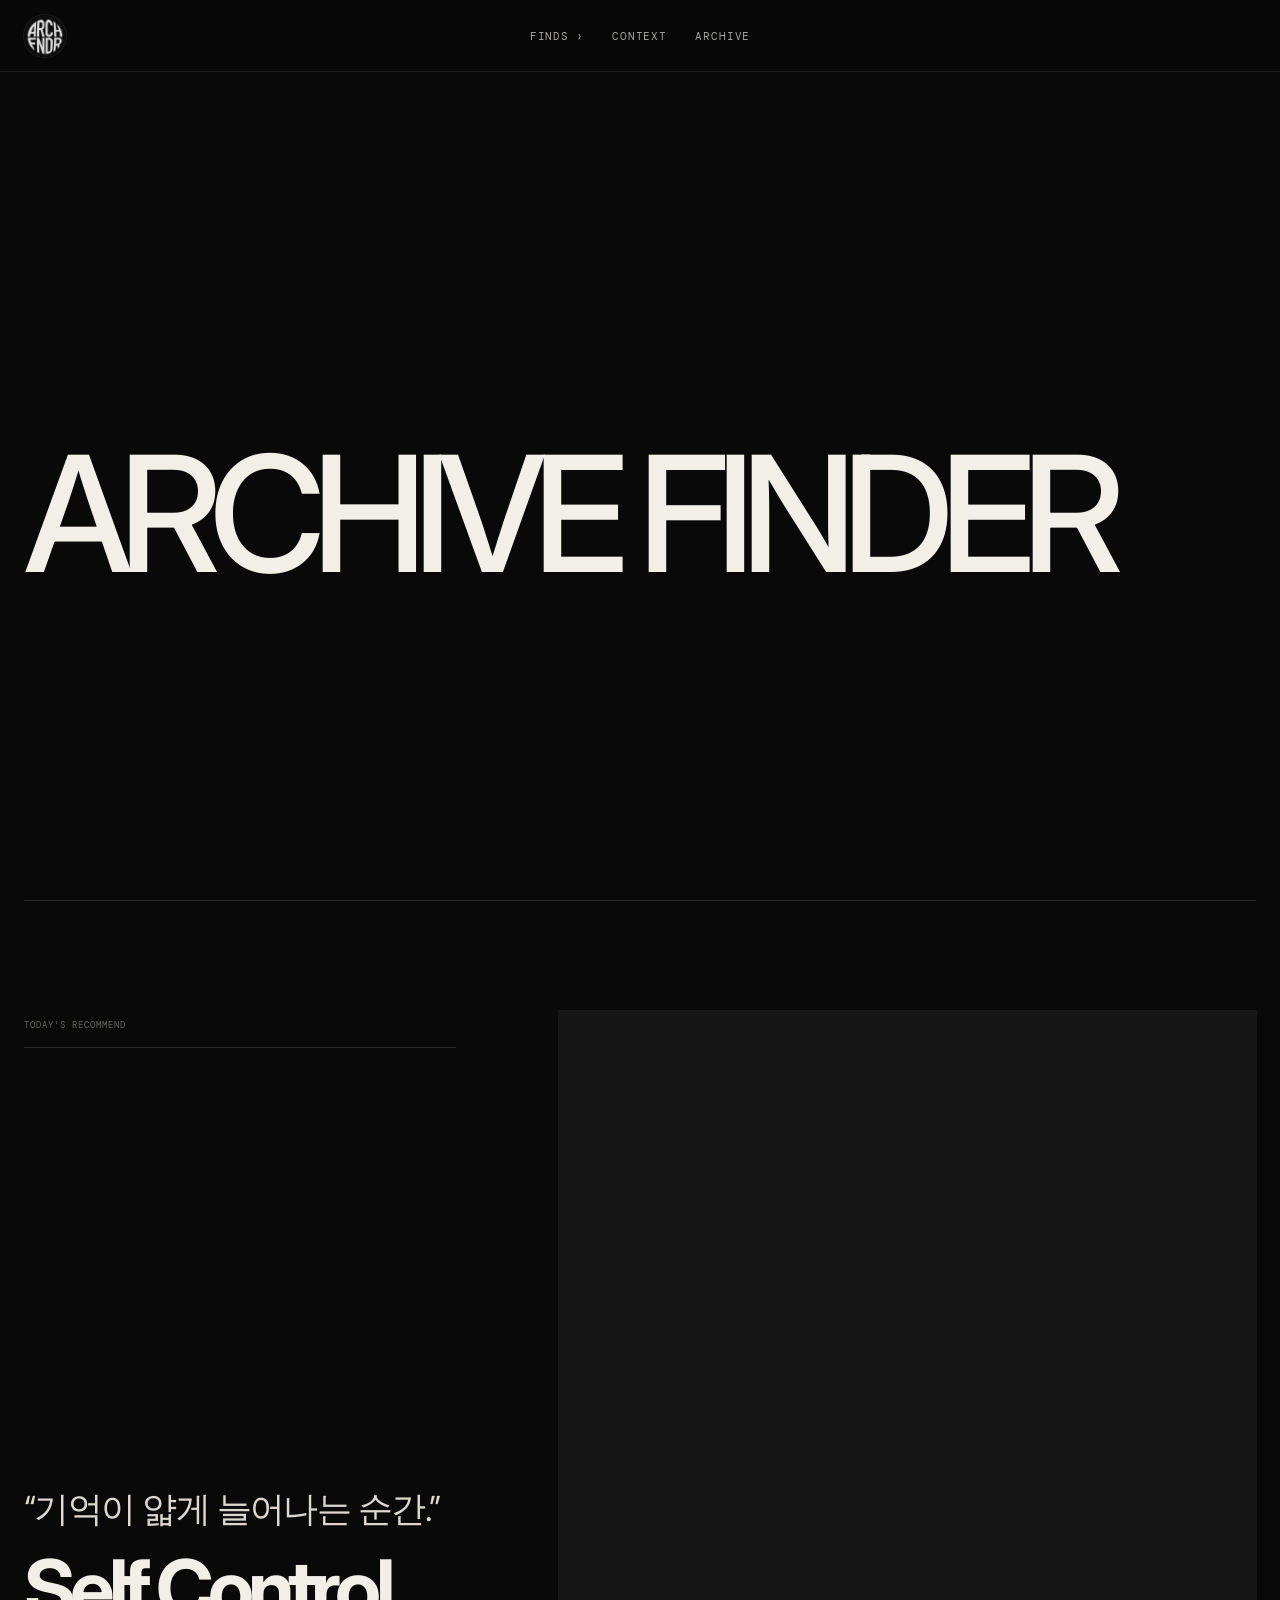
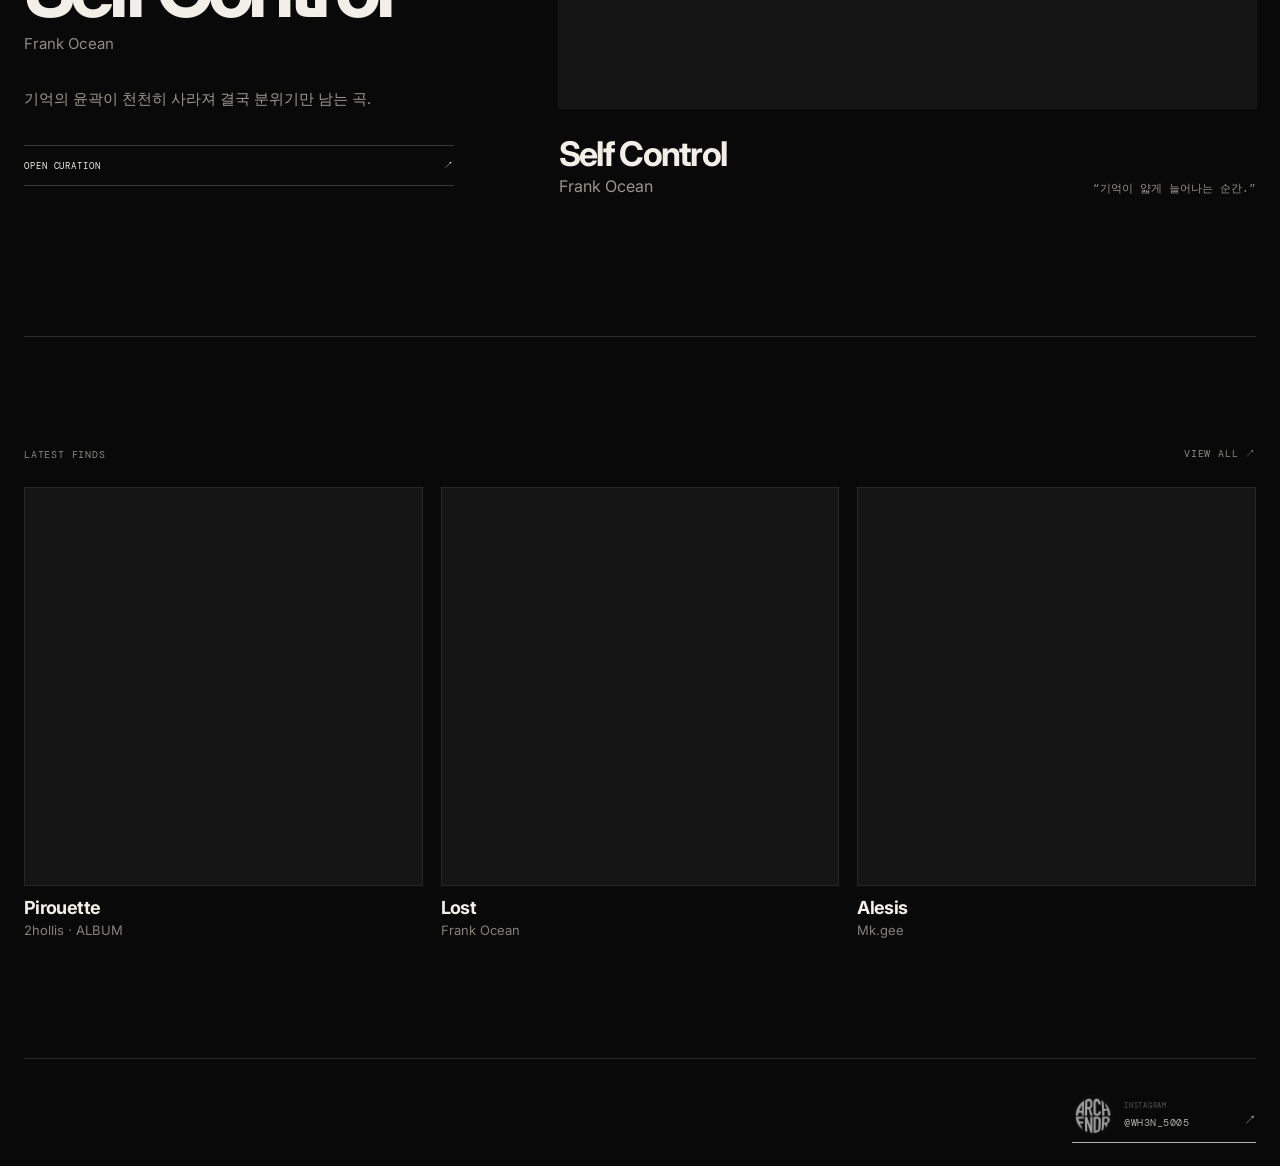
<file: index.html>
<!DOCTYPE html>
<html lang="ko">
<head>
  <meta charset="UTF-8">
  <meta name="viewport" content="width=device-width, initial-scale=1.0">
  <meta name="theme-color" content="#090909">
  <meta name="description" content="ArchFndr — a personal archive of music worth finding.">
  <title>ArchFndr</title>
  <link rel="canonical" href="https://archfndr.kr/">
  <link rel="icon" href="/favicon.svg" type="image/svg+xml">
  <link rel="preconnect" href="https://fonts.googleapis.com">
  <link rel="preconnect" href="https://fonts.gstatic.com" crossorigin>
  <link href="https://fonts.googleapis.com/css2?family=DM+Mono:wght@300;400;500&family=Inter:wght@400;500;600;700&display=swap" rel="stylesheet">
  <link rel="stylesheet" href="/style.css?v=20261125-2">
  <link rel="stylesheet" href="/home.css?v=20260908-1">
  <link rel="stylesheet" href="/nav.css?v=20261125-3">
</head>
<body class="page-home" data-page="home">
  <header class="site-header">
    <a class="brand" href="/" aria-label="ArchFndr home"><span class="brand-logo" aria-hidden="true"></span></a>
    <nav class="main-nav" aria-label="Primary navigation">
      <div class="nav-branch">
        <button class="nav-branch-toggle" type="button" aria-expanded="false" aria-controls="findsSubmenu"><span>FINDS</span><span class="nav-branch-chevron" aria-hidden="true">›</span></button>
        <div class="nav-submenu" id="findsSubmenu">
          <a href="/finds/song/">SONG</a>
          <a href="/finds/album/">ALBUM</a>
          <a href="/finds/artist/">ARTIST</a>
        </div>
      </div>
      <a href="/context/">CONTEXT</a>
      <a href="/archive/">ARCHIVE</a>
    </nav>
    <div class="header-actions">
      <button class="menu-toggle" type="button" aria-label="Open menu">MENU</button>
    </div>
  </header>

  <main>
    <section class="home-hero shell home-identity" id="homeIdentity">
      <div class="identity-lockup">
        <h1 class="identity-meaning">ARCHIVE FINDER</h1>
      </div>
    </section>

    <section class="featured-reveal-section shell reveal-on-scroll" aria-label="Today's recommendation">
      <div class="today-recommend">
        <div class="today-recommend-head">
          <span>TODAY'S RECOMMEND</span>
        </div>
        <div class="today-recommend-copy">
          <p class="today-hook" id="todayHook"></p>
          <h2 id="todayTitle"></h2>
          <p class="today-artist" id="todayArtist"></p>
          <p class="today-intro" id="todayIntro"></p>
          <button class="today-open" id="todayOpen" type="button"><span>OPEN CURATION</span><span>↗</span></button>
        </div>
      </div>

      <button class="featured-card featured-card-reveal" id="todayCard" type="button">
        <div class="featured-cover" id="featuredCover"></div>
        <div class="featured-info">
          <div><h2 id="featuredTitle"></h2><p id="featuredArtist"></p></div>
          <p class="featured-note" id="featuredNote"></p>
        </div>
      </button>
    </section>

    <section class="home-preview shell reveal-on-scroll">
      <div class="section-kicker"><span>LATEST FINDS</span><a href="/finds/song/">VIEW ALL ↗</a></div>
      <div class="visual-grid preview-grid" id="homeGrid"></div>
    </section>
  </main>

  <footer class="site-footer shell">
    <div class="footer-row">
      <a class="footer-social" href="https://instagram.com/wh3n_5005" target="_blank" rel="noopener" aria-label="Instagram @wh3n_5005">
        <span class="footer-seal" aria-hidden="true"></span>
        <span class="footer-ig"><small>INSTAGRAM</small><strong>@wh3n_5005</strong><b>↗</b></span>
      </a>
    </div>
  </footer>

  <aside class="track-drawer" id="trackDrawer" aria-hidden="true"><button class="drawer-backdrop" data-close-drawer aria-label="Close"></button><div class="drawer-panel"><button class="drawer-close" data-close-drawer aria-label="Close">×</button><div id="drawerContent"></div></div></aside>
  <script src="/media.js?v=20260908-1"></script>
  <script src="/baby-cover.js?v=20260908-1"></script>
  <script src="/songs.js?v=20261125-4"></script>
  <script src="/script.js?v=20261125-3"></script>
  <script src="/nav.js?v=20260908-1"></script>
  <script src="/home.js?v=20260908-1"></script>
  <!-- Cloudflare Web Analytics -->
<script type="module" src="https://static.cloudflareinsights.com/beacon.min.js" data-cf-beacon='{"token":"7898f6d9c7704bf9975dfe0ee84500cc"}'></script>
<!-- End Cloudflare Web Analytics -->
</body>
</html>
</file>
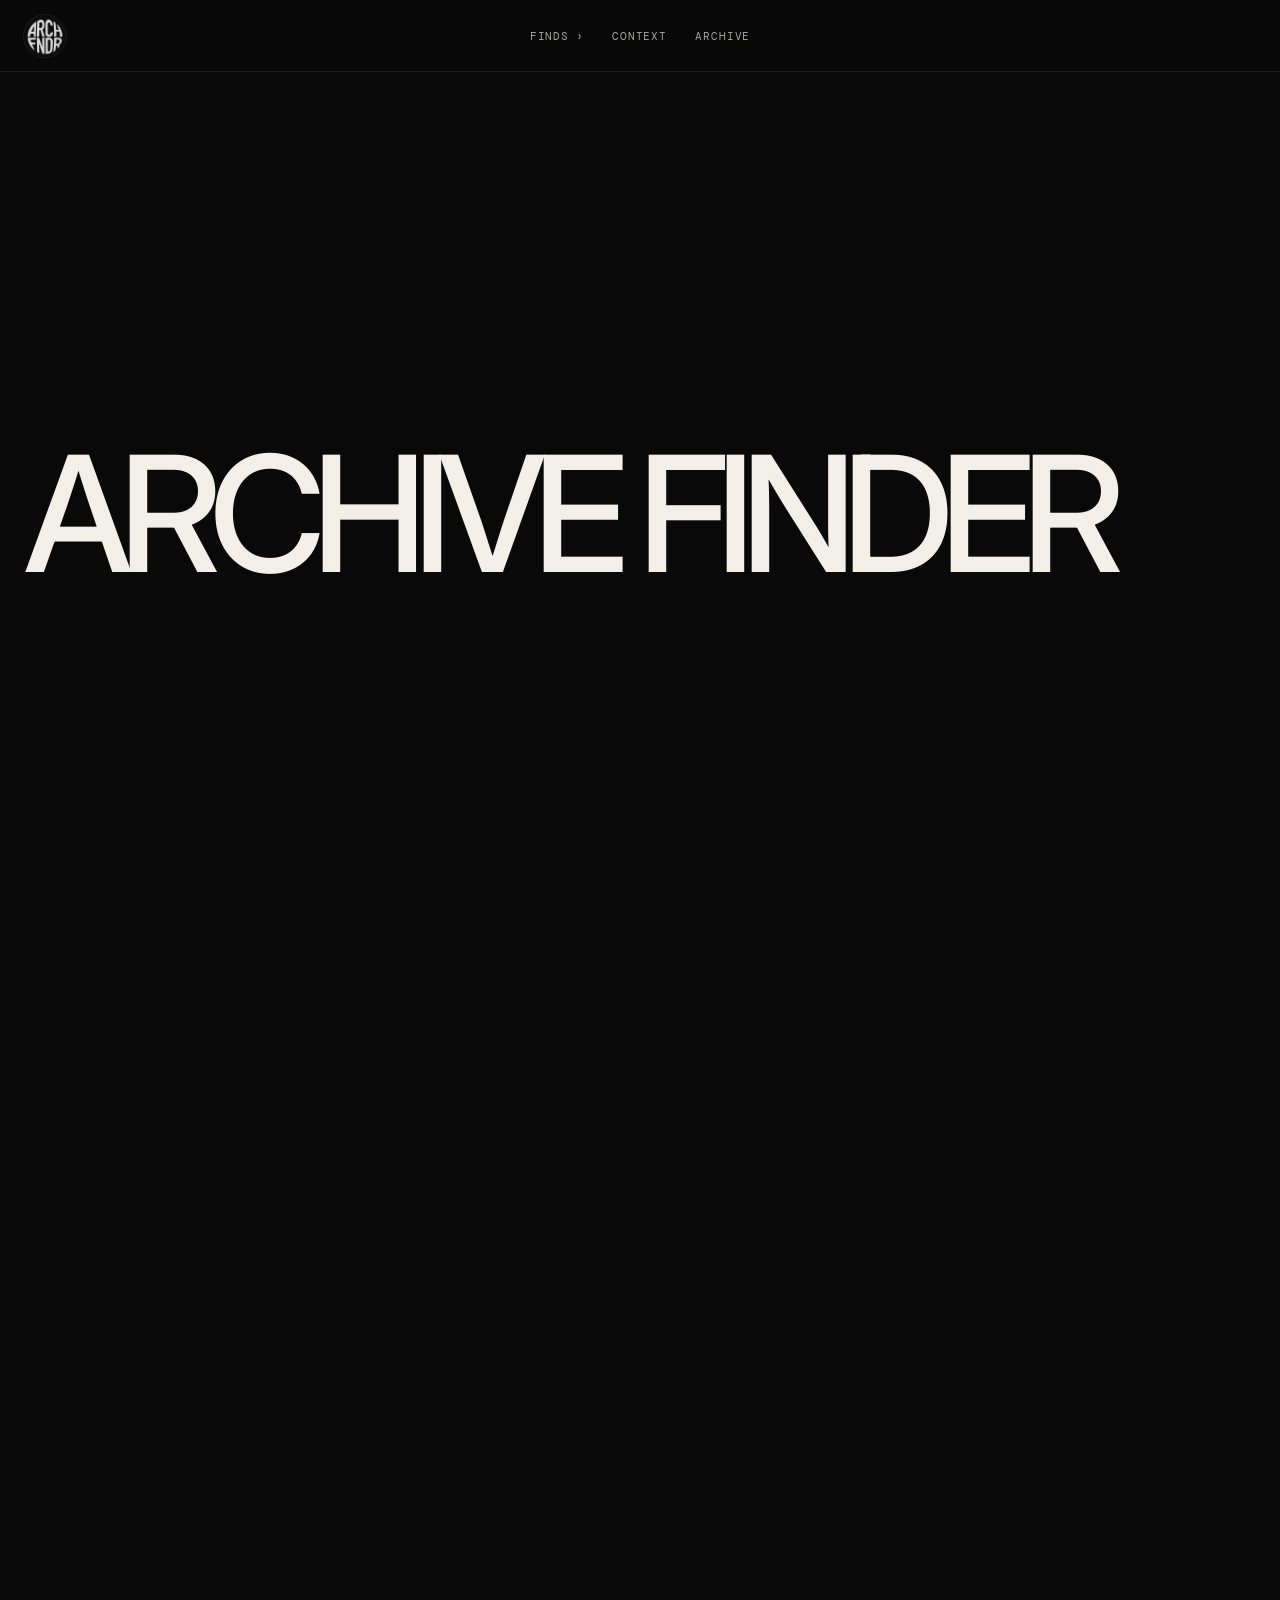
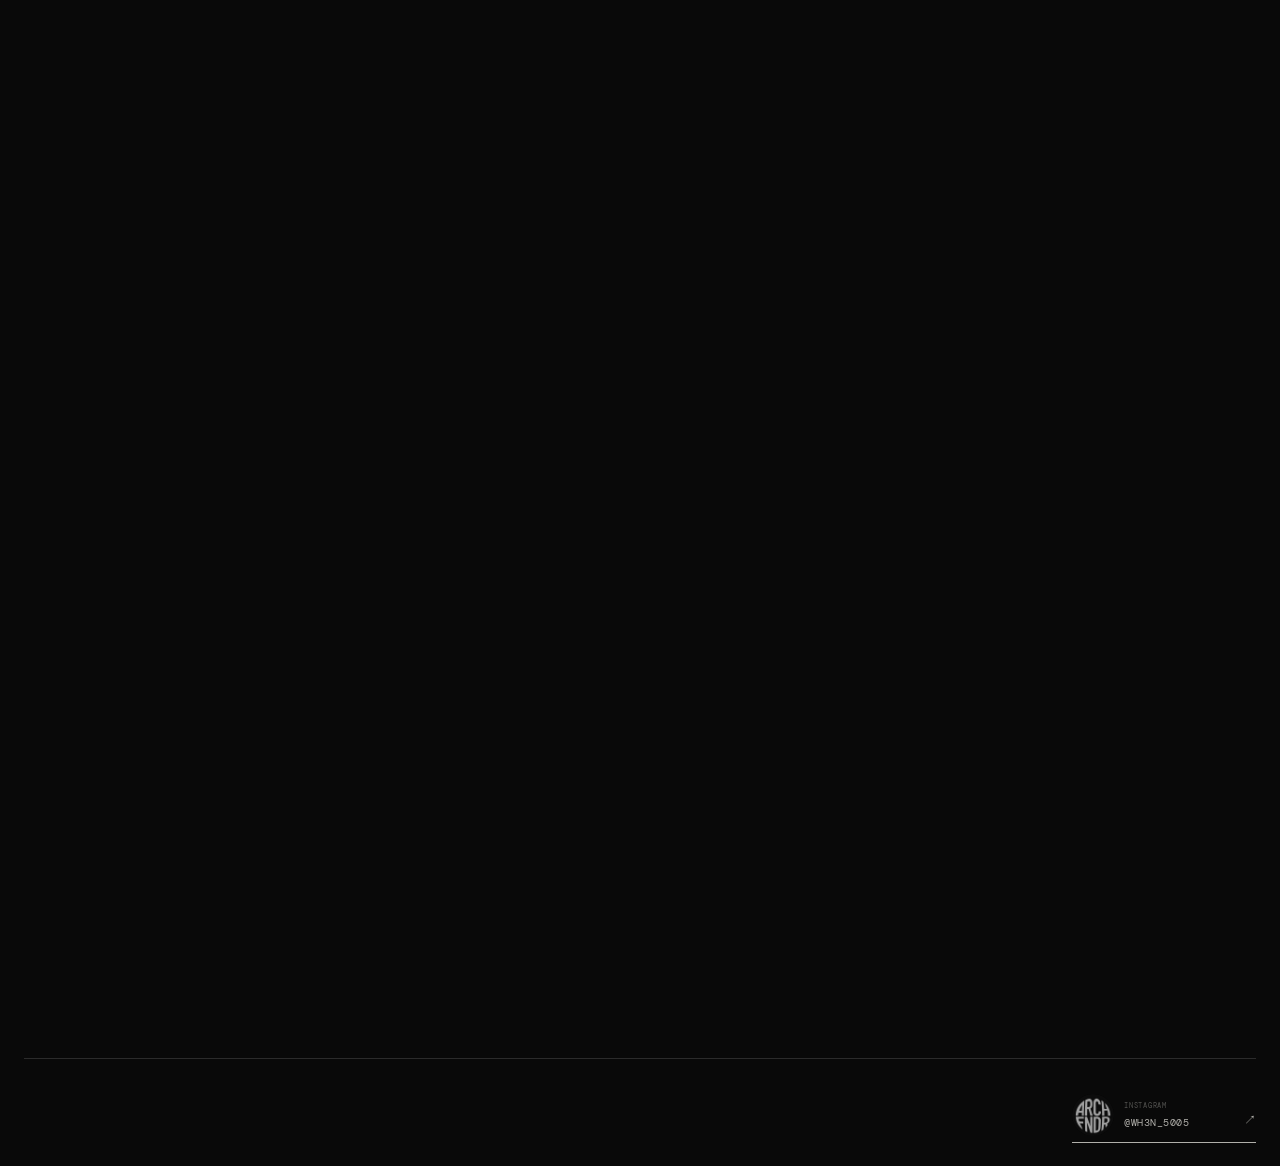
<file: about/index.html>
<!doctype html><html lang="ko"><head><meta charset="utf-8"><meta name="viewport" content="width=device-width,initial-scale=1"><meta http-equiv="refresh" content="0; url=/"><link rel="canonical" href="https://archfndr.kr/"><title>ArchFndr</title></head><body><p><a href="/">ArchFndr</a></p></body></html>
</file>
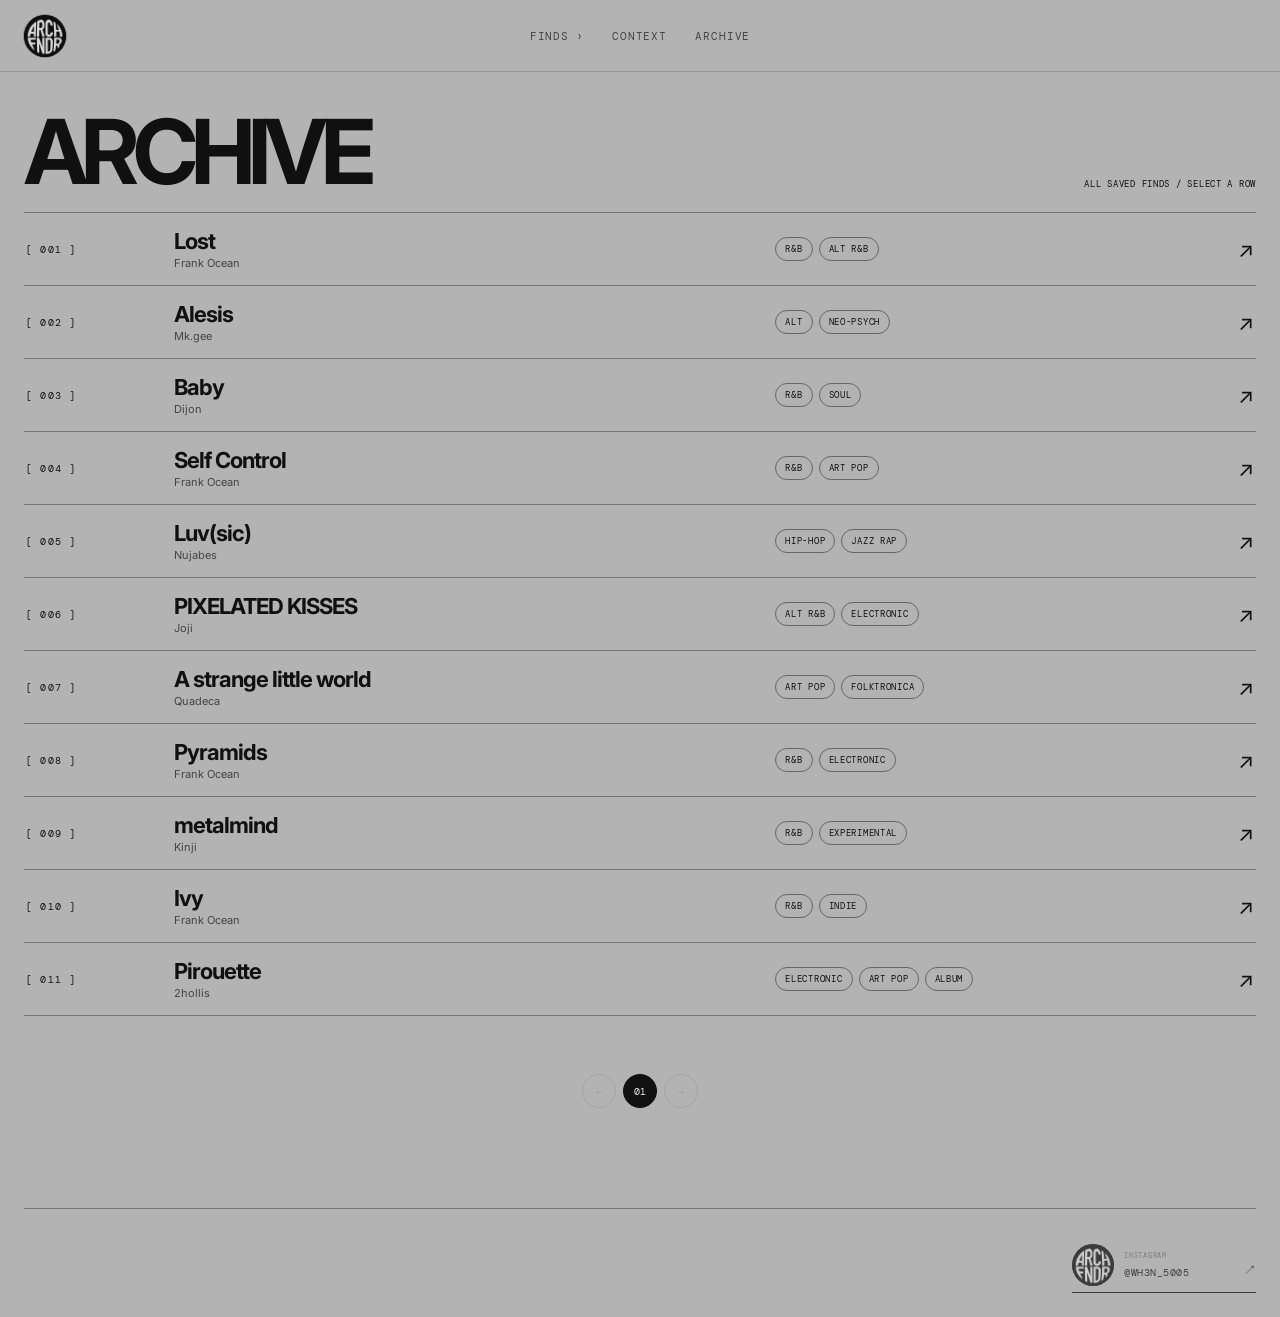
<file: archive/index.html>
<!DOCTYPE html>
<html lang="ko">
<head>
  <meta charset="UTF-8"><meta name="viewport" content="width=device-width, initial-scale=1.0"><meta name="theme-color" content="#b3b3b3"><meta name="description" content="ArchFndr Archive — all saved tracks."><title>Archive — ArchFndr</title><link rel="icon" href="/favicon.svg" type="image/svg+xml"><link rel="preconnect" href="https://fonts.googleapis.com"><link rel="preconnect" href="https://fonts.gstatic.com" crossorigin><link href="https://fonts.googleapis.com/css2?family=DM+Mono:wght@300;400;500&family=Inter:wght@400;500;600;700&display=swap" rel="stylesheet"><link rel="stylesheet" href="/style.css?v=20261125-2"><link rel="stylesheet" href="/nav.css?v=20261125-3">
</head>
<body class="page-archive" data-page="archive">
  <header class="site-header"><a class="brand" href="/" aria-label="ArchFndr home"><span class="brand-logo" aria-hidden="true"></span></a><nav class="main-nav" aria-label="Primary navigation"><div class="nav-branch"><button class="nav-branch-toggle" type="button" aria-expanded="false" aria-controls="findsSubmenu"><span>FINDS</span><span class="nav-branch-chevron" aria-hidden="true">›</span></button><div class="nav-submenu" id="findsSubmenu"><a href="/finds/song/">SONG</a>
          <a href="/finds/album/">ALBUM</a><a href="/finds/artist/">ARTIST</a></div></div><a href="/context/">CONTEXT</a>
      <a href="/archive/">ARCHIVE</a></nav><div class="header-actions"><button class="menu-toggle" type="button">MENU</button></div></header>
  <main class="archive-page shell"><section class="archive-head"><h1>ARCHIVE</h1><p>ALL SAVED FINDS / SELECT A ROW</p></section><section class="archive-list" id="archiveList" aria-live="polite"></section><nav class="pagination" id="archivePagination" aria-label="Archive pages"></nav></main>
  <footer class="site-footer shell"><div class="footer-row"><a class="footer-social" href="https://instagram.com/wh3n_5005" target="_blank" rel="noopener" aria-label="Instagram @wh3n_5005"><span class="footer-seal" aria-hidden="true"></span><span class="footer-ig"><small>INSTAGRAM</small><strong>@wh3n_5005</strong><b>↗</b></span></a></div></footer>
  <aside class="track-drawer" id="trackDrawer" aria-hidden="true"><button class="drawer-backdrop" data-close-drawer aria-label="Close"></button><div class="drawer-panel"><button class="drawer-close" data-close-drawer aria-label="Close">×</button><div id="drawerContent"></div></div></aside><script src="/media.js?v=20260901-1"></script><script src="/baby-cover.js?v=20260907-1"></script><script src="/songs.js?v=20261125-4"></script><script src="/script.js?v=20261125-3"></script><script src="/nav.js?v=20260907-1"></script>
<!-- Cloudflare Web Analytics -->
<script type="module" src="https://static.cloudflareinsights.com/beacon.min.js" data-cf-beacon='{"token":"7898f6d9c7704bf9975dfe0ee84500cc"}'></script>
<!-- End Cloudflare Web Analytics -->
</body></html>
</file>
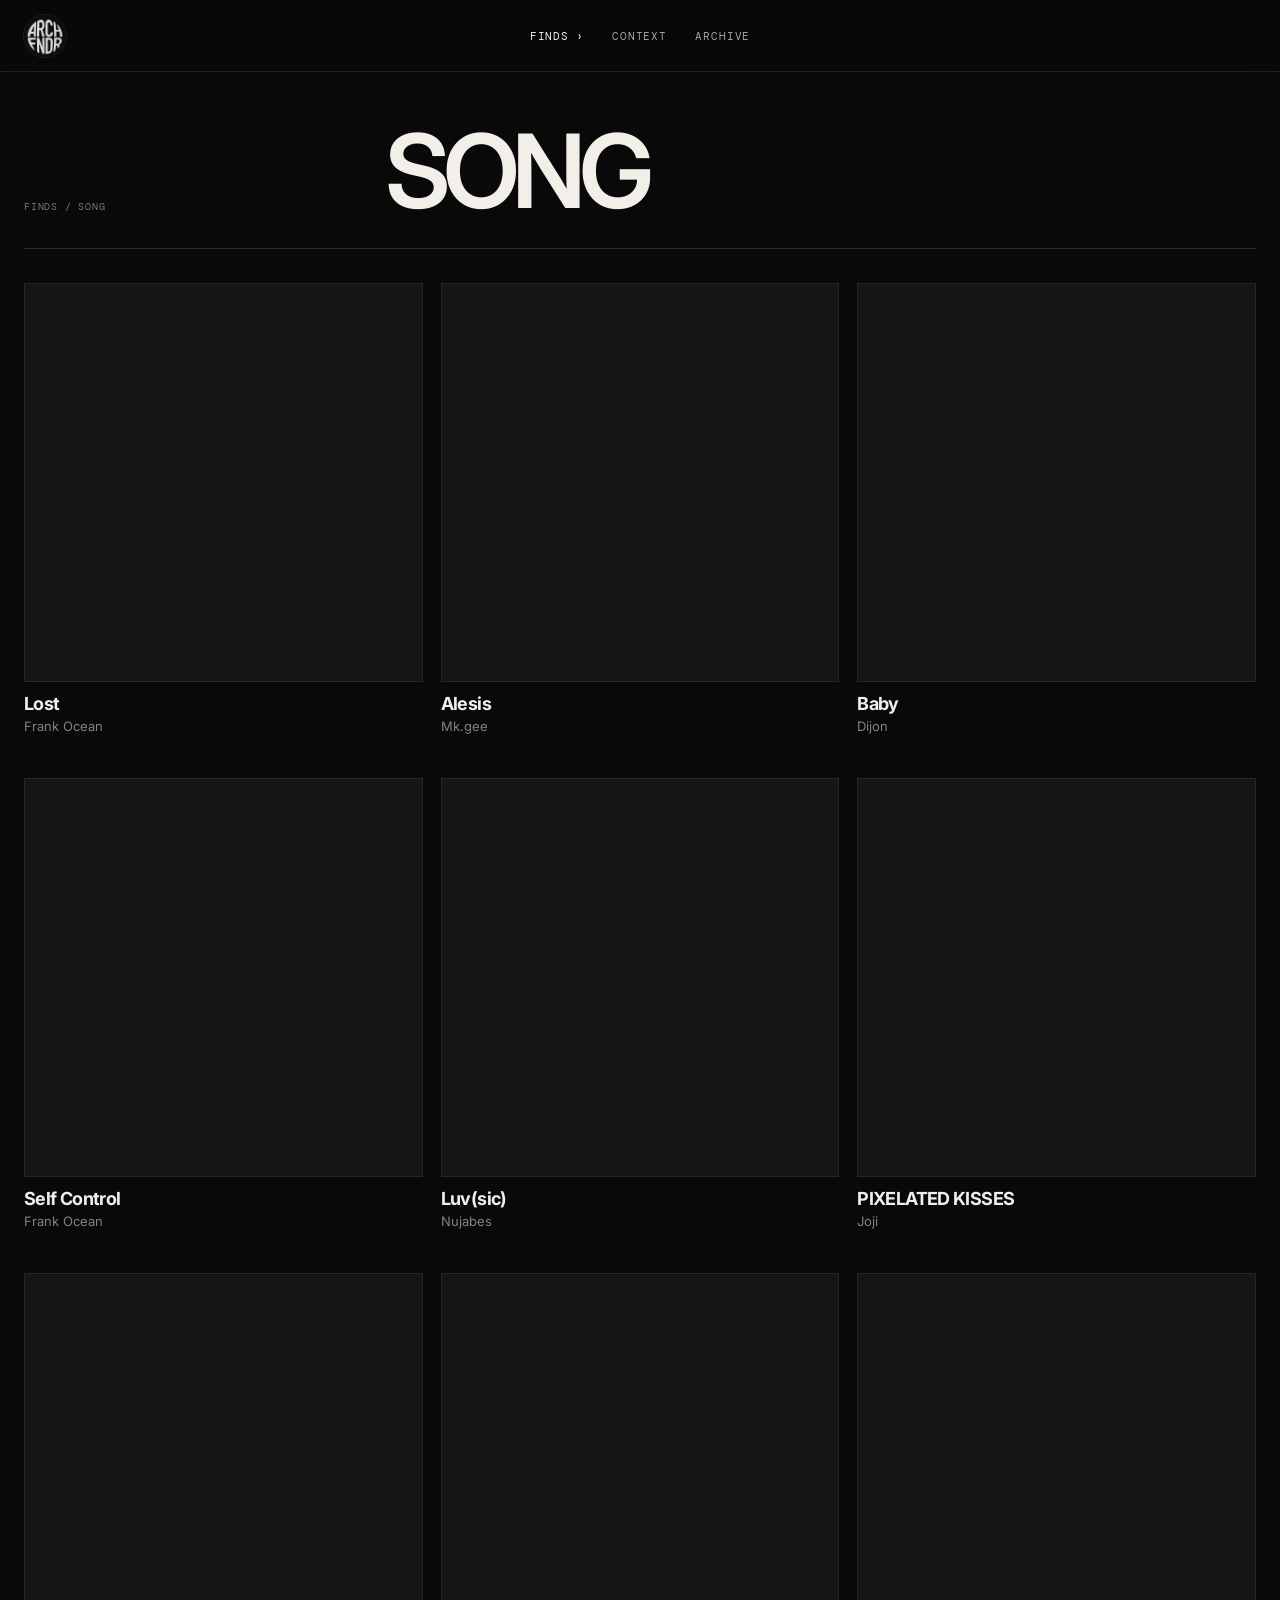
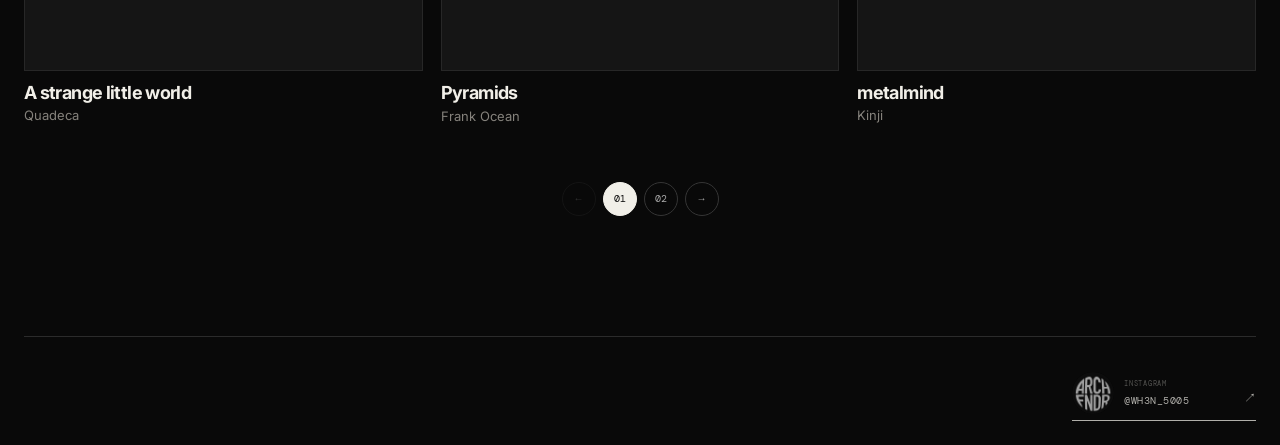
<file: finds/index.html>
<!DOCTYPE html>
<html lang="ko">
<head>
  <meta charset="UTF-8">
  <meta name="viewport" content="width=device-width, initial-scale=1.0">
  <meta name="robots" content="noindex">
  <link rel="canonical" href="https://archfndr.kr/finds/song/">
  <meta http-equiv="refresh" content="0; url=/finds/song/">
  <title>Finds — ArchFndr</title>
  <script>
    const target = '/finds/song/' + location.search + location.hash;
    location.replace(target);
  </script>
</head>
<body></body>
</html>
</file>
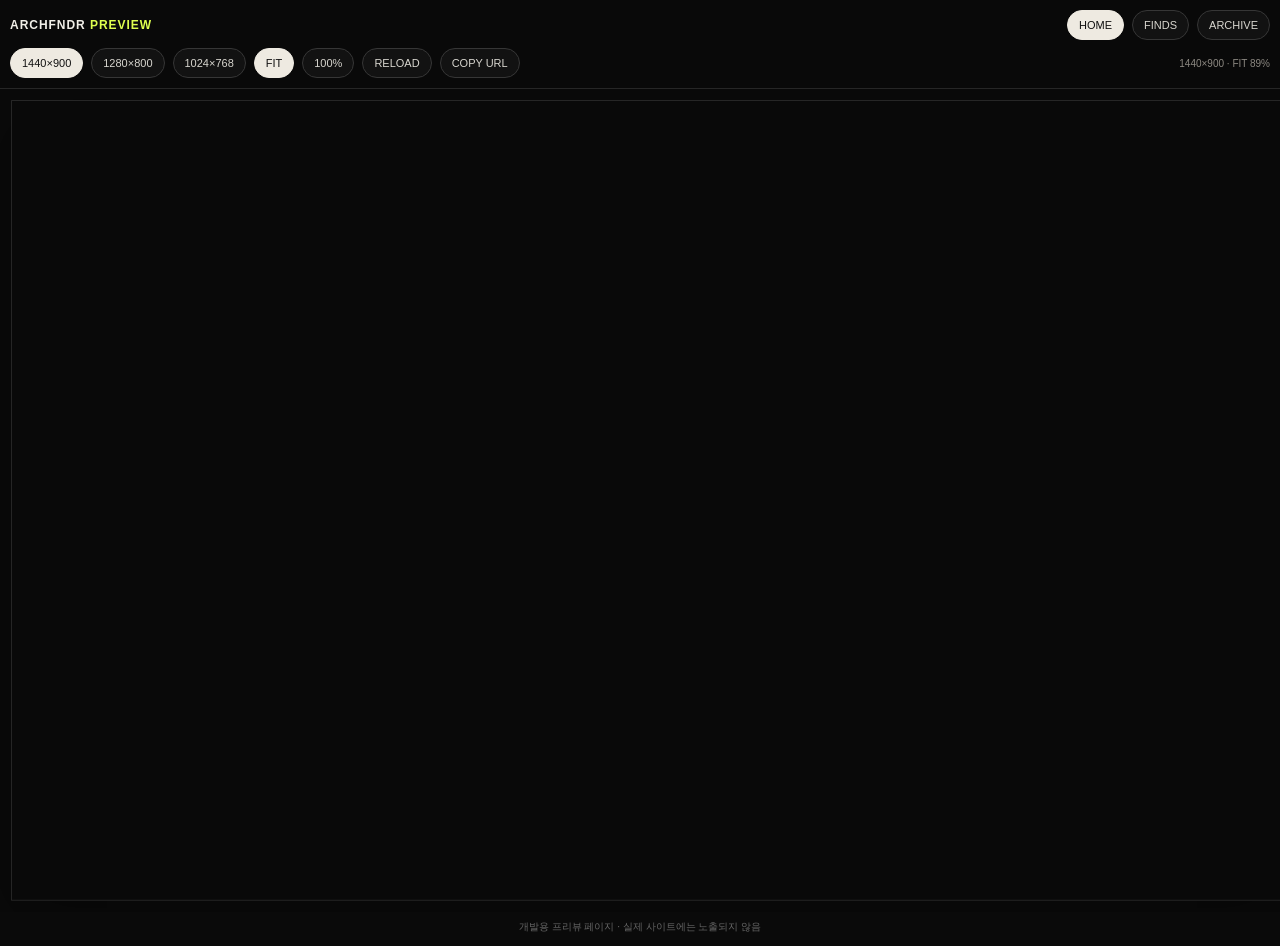
<file: preview/index.html>
<!doctype html>
<html lang="ko">
<head>
  <meta charset="utf-8">
  <meta name="viewport" content="width=device-width,initial-scale=1,viewport-fit=cover">
  <meta name="theme-color" content="#0a0a0a">
  <title>ArchFndr Preview</title>
  <style>
    :root{--bg:#0a0a0a;--fg:#f1efe8;--muted:#8d8982;--line:#262626;--accent:#dfff4f}
    *{box-sizing:border-box}html,body{margin:0;background:var(--bg);color:var(--fg);font-family:Inter,Arial,sans-serif}button{font:inherit}
    .app{min-height:100svh;display:flex;flex-direction:column}
    .bar{position:sticky;top:0;z-index:20;background:rgba(10,10,10,.94);backdrop-filter:blur(14px);border-bottom:1px solid var(--line);padding:10px}
    .row{display:flex;gap:8px;align-items:center;flex-wrap:wrap}.row+ .row{margin-top:8px}
    .brand{font-size:12px;font-weight:700;letter-spacing:.08em;margin-right:auto}.brand span{color:var(--accent)}
    button{border:1px solid #363636;background:#121212;color:#d8d6cf;border-radius:999px;padding:8px 11px;font-size:11px;cursor:pointer}
    button.active{background:#eeeae1;color:#111;border-color:#eeeae1}
    .stage{flex:1;padding:12px;overflow:auto;-webkit-overflow-scrolling:touch}
    .viewport-wrap{position:relative;margin:0 auto;transform-origin:top left}
    .viewport{background:#111;box-shadow:0 0 0 1px #2a2a2a,0 18px 70px rgba(0,0,0,.35);overflow:hidden}
    iframe{display:block;border:0;background:#090909}
    .status{font-size:10px;color:var(--muted);margin-left:auto;white-space:nowrap}
    .hint{padding:8px 12px 12px;color:#666;font-size:10px;text-align:center}
    @media(max-width:640px){.bar{padding:8px}.row{gap:6px}button{padding:7px 9px;font-size:10px}.status{width:100%;margin:2px 0 0}.stage{padding:8px}}
  </style>
</head>
<body>
<div class="app">
  <header class="bar">
    <div class="row">
      <div class="brand">ARCHFNDR <span>PREVIEW</span></div>
      <button data-path="/" class="path active">HOME</button>
      <button data-path="/finds/" class="path">FINDS</button>
      <button data-path="/archive/" class="path">ARCHIVE</button>
    </div>
    <div class="row">
      <button data-size="1440x900" class="size active">1440×900</button>
      <button data-size="1280x800" class="size">1280×800</button>
      <button data-size="1024x768" class="size">1024×768</button>
      <button id="fit" class="active">FIT</button>
      <button id="actual">100%</button>
      <button id="reload">RELOAD</button>
      <button id="copy">COPY URL</button>
      <span class="status" id="status">1440×900 · FIT</span>
    </div>
  </header>

  <main class="stage" id="stage">
    <div class="viewport-wrap" id="wrap">
      <div class="viewport" id="viewport">
        <iframe id="frame" title="ArchFndr desktop preview" src="https://archfndr.kr/"></iframe>
      </div>
    </div>
  </main>
  <div class="hint">개발용 프리뷰 페이지 · 실제 사이트에는 노출되지 않음</div>
</div>
<script>
  const frame=document.getElementById('frame');
  const stage=document.getElementById('stage');
  const wrap=document.getElementById('wrap');
  const viewport=document.getElementById('viewport');
  const status=document.getElementById('status');
  let vw=1440,vh=900,mode='fit',path='/';

  function sizeFrame(){
    viewport.style.width=vw+'px';viewport.style.height=vh+'px';
    frame.style.width=vw+'px';frame.style.height=vh+'px';
    if(mode==='fit'){
      const available=Math.max(240,stage.clientWidth-2);
      const scale=Math.min(1,available/vw);
      wrap.style.width=(vw*scale)+'px';wrap.style.height=(vh*scale)+'px';
      viewport.style.transform='scale('+scale+')';viewport.style.transformOrigin='top left';
      status.textContent=vw+'×'+vh+' · FIT '+Math.round(scale*100)+'%';
    }else{
      wrap.style.width=vw+'px';wrap.style.height=vh+'px';
      viewport.style.transform='none';
      status.textContent=vw+'×'+vh+' · 100%';
    }
  }
  function load(){frame.src='https://archfndr.kr'+path+(path.includes('?')?'&':'?')+'_preview='+Date.now()}
  document.querySelectorAll('.size').forEach(b=>b.onclick=()=>{document.querySelectorAll('.size').forEach(x=>x.classList.remove('active'));b.classList.add('active');[vw,vh]=b.dataset.size.split('x').map(Number);sizeFrame()});
  document.querySelectorAll('.path').forEach(b=>b.onclick=()=>{document.querySelectorAll('.path').forEach(x=>x.classList.remove('active'));b.classList.add('active');path=b.dataset.path;load()});
  document.getElementById('fit').onclick=()=>{mode='fit';document.getElementById('fit').classList.add('active');document.getElementById('actual').classList.remove('active');sizeFrame()};
  document.getElementById('actual').onclick=()=>{mode='actual';document.getElementById('actual').classList.add('active');document.getElementById('fit').classList.remove('active');sizeFrame()};
  document.getElementById('reload').onclick=load;
  document.getElementById('copy').onclick=async()=>{const url='https://archfndr.kr'+path;try{await navigator.clipboard.writeText(url);status.textContent='COPIED · '+url}catch(e){prompt('복사',url)}};
  window.addEventListener('resize',sizeFrame);
  sizeFrame();
</script>
</body>
</html>
</file>
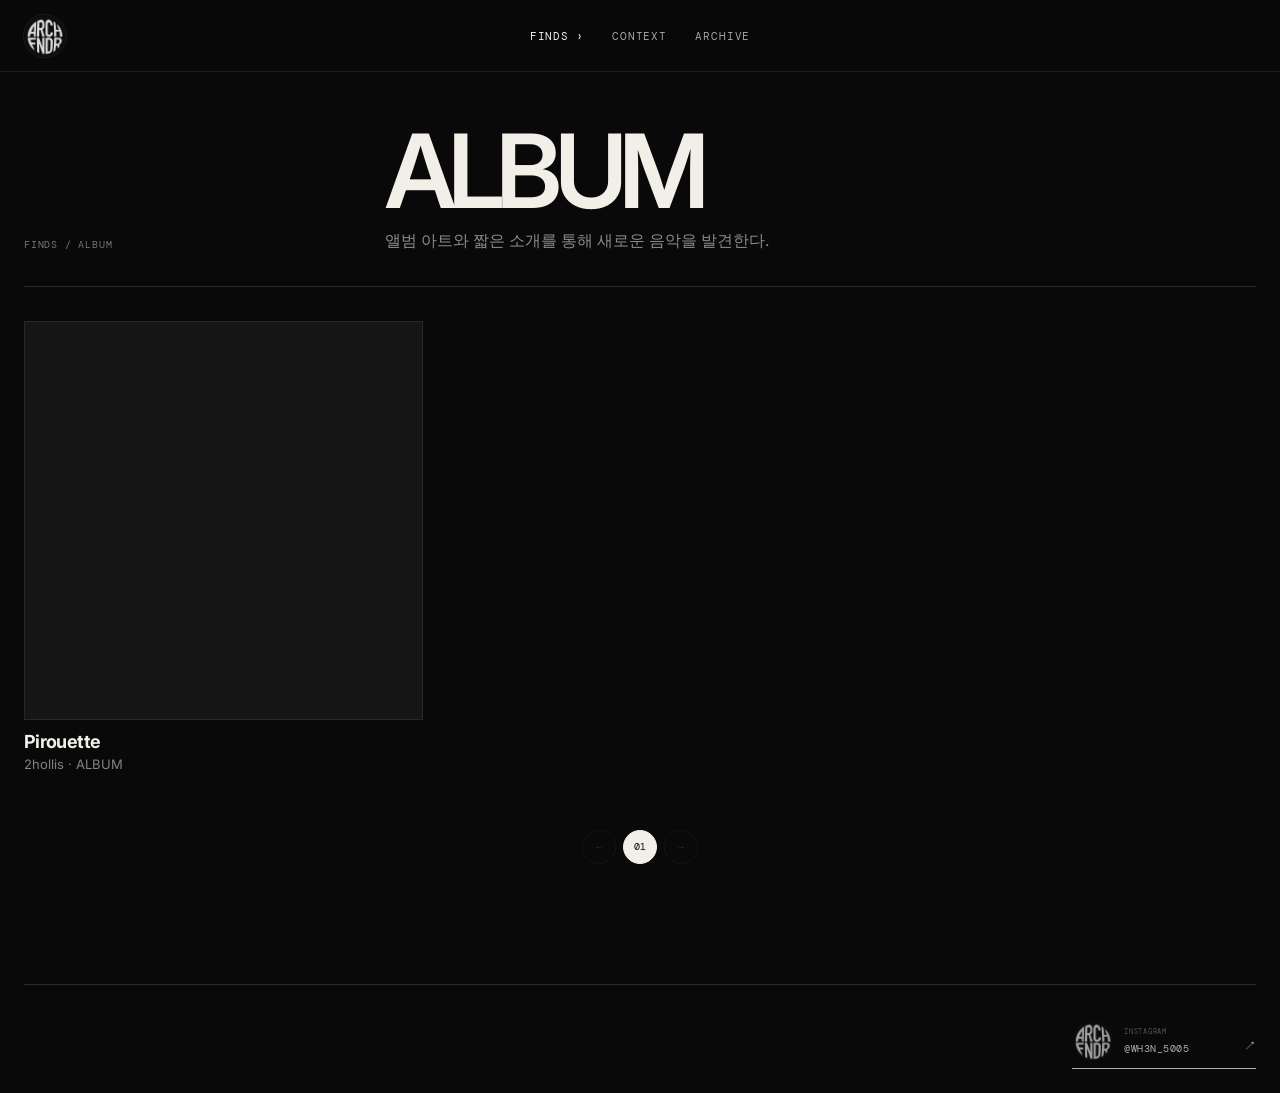
<file: finds/album/index.html>
<!DOCTYPE html>
<html lang="ko">
<head>
  <meta charset="UTF-8">
  <meta name="viewport" content="width=device-width, initial-scale=1.0">
  <meta name="theme-color" content="#090909">
  <meta name="description" content="ArchFndr Finds — albums worth finding.">
  <title>Album Finds — ArchFndr</title>
  <link rel="icon" href="/favicon.svg" type="image/svg+xml">
  <link rel="preconnect" href="https://fonts.googleapis.com">
  <link rel="preconnect" href="https://fonts.gstatic.com" crossorigin>
  <link href="https://fonts.googleapis.com/css2?family=DM+Mono:wght@300;400;500&family=Inter:wght@400;500;600;700&display=swap" rel="stylesheet">
  <link rel="stylesheet" href="/style.css?v=20261125-2">
  <link rel="stylesheet" href="/nav.css?v=20261125-3">
</head>
<body class="page-finds" data-page="finds" data-kind="album">
  <header class="site-header">
    <a class="brand" href="/" aria-label="ArchFndr home"><span class="brand-logo" aria-hidden="true"></span></a>
    <nav class="main-nav" aria-label="Primary navigation">
      <div class="nav-branch">
        <button class="nav-branch-toggle" type="button" aria-expanded="false" aria-controls="findsSubmenu"><span>FINDS</span><span class="nav-branch-chevron" aria-hidden="true">›</span></button>
        <div class="nav-submenu" id="findsSubmenu">
          <a href="/finds/song/">SONG</a>
          <a href="/finds/album/">ALBUM</a>
          <a href="/finds/artist/">ARTIST</a>
        </div>
      </div>
      <a href="/context/">CONTEXT</a>
      <a href="/archive/">ARCHIVE</a>
    </nav>
    <div class="header-actions">
      <button class="menu-toggle" type="button">MENU</button>
    </div>
  </header>

  <main class="page-shell shell">
    <section class="page-intro">
      <div><span class="eyebrow">FINDS / ALBUM</span></div>
      <div><h1>ALBUM</h1><p>앨범 아트와 짧은 소개를 통해 새로운 음악을 발견한다.</p></div>
    </section>
    <section class="visual-grid" id="findGrid" aria-live="polite"></section>
    <nav class="pagination" id="findPagination" aria-label="Album pages"></nav>
  </main>

  <footer class="site-footer shell"><div class="footer-row"><a class="footer-social" href="https://instagram.com/wh3n_5005" target="_blank" rel="noopener" aria-label="Instagram @wh3n_5005"><span class="footer-seal" aria-hidden="true"></span><span class="footer-ig"><small>INSTAGRAM</small><strong>@wh3n_5005</strong><b>↗</b></span></a></div></footer>

  <aside class="track-drawer" id="trackDrawer" aria-hidden="true"><button class="drawer-backdrop" data-close-drawer aria-label="Close"></button><div class="drawer-panel"><button class="drawer-close" data-close-drawer aria-label="Close">×</button><div id="drawerContent"></div></div></aside>
  <script src="/media.js?v=20260908-1"></script>
  <script src="/baby-cover.js?v=20260908-1"></script>
  <script src="/songs.js?v=20261125-4"></script>
  <script src="/script.js?v=20261125-3"></script>
  <script src="/nav.js?v=20260908-1"></script>
  <!-- Cloudflare Web Analytics -->
  <script type="module" src="https://static.cloudflareinsights.com/beacon.min.js" data-cf-beacon='{"token":"7898f6d9c7704bf9975dfe0ee84500cc"}'></script>
  <!-- End Cloudflare Web Analytics -->
</body>
</html>
</file>
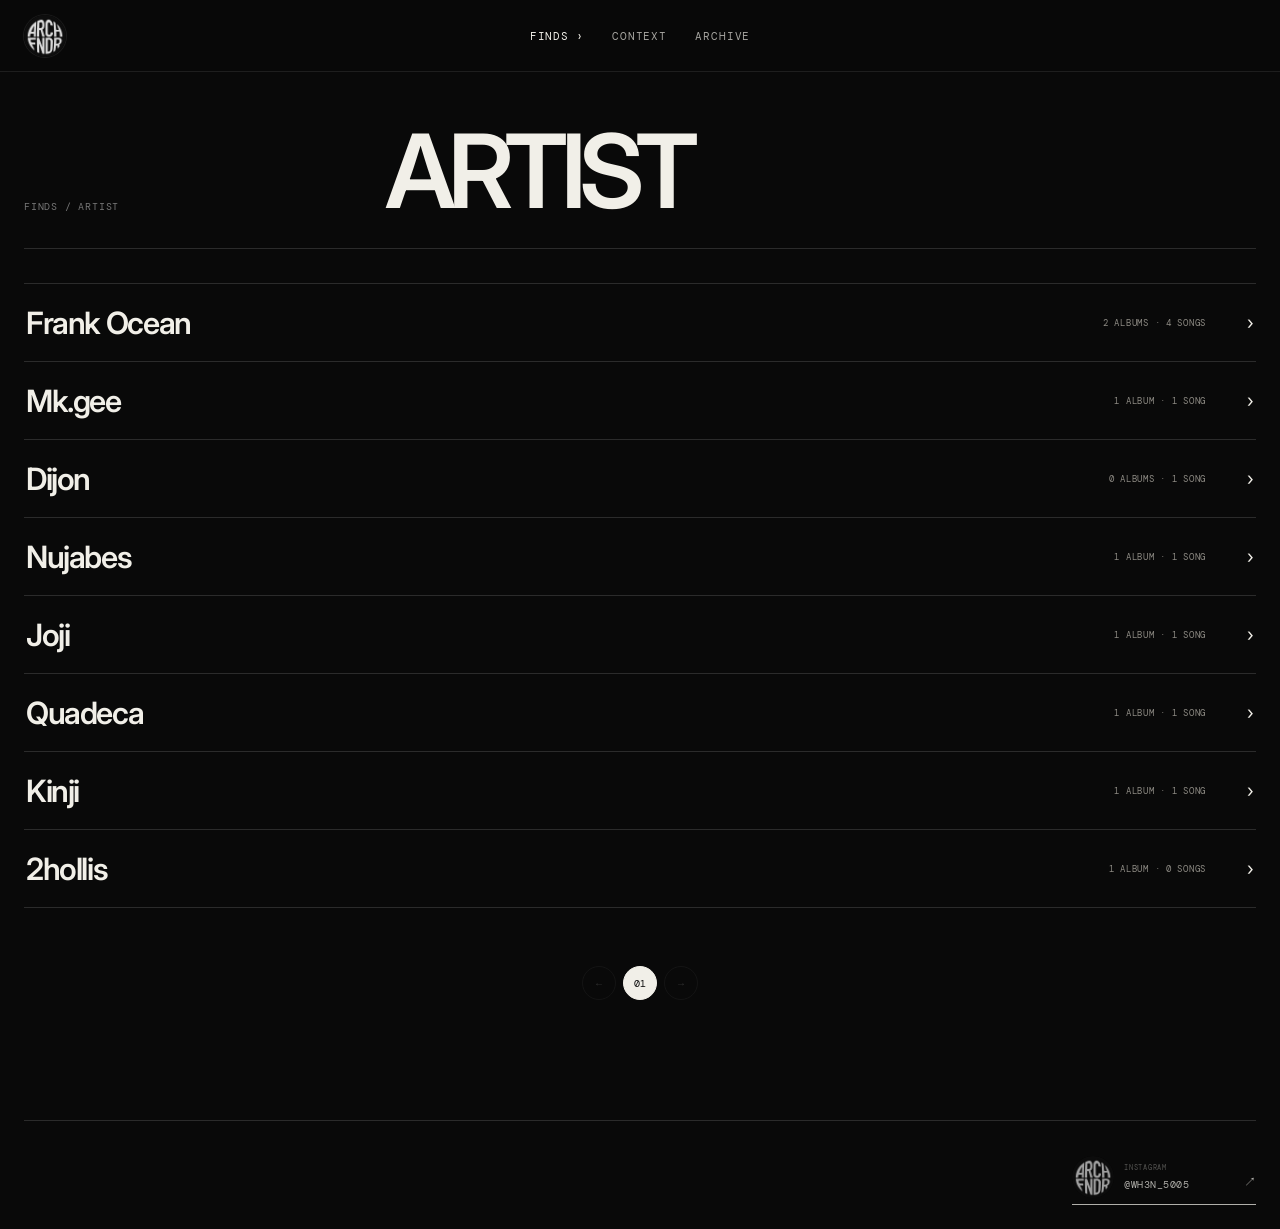
<file: finds/artist/index.html>
<!DOCTYPE html>
<html lang="ko">
<head>
  <meta charset="UTF-8">
  <meta name="viewport" content="width=device-width, initial-scale=1.0">
  <meta name="theme-color" content="#090909">
  <meta name="description" content="ArchFndr Finds — artists, albums, and songs.">
  <title>Artist Finds — ArchFndr</title>
  <link rel="icon" href="/favicon.svg" type="image/svg+xml">
  <link rel="preconnect" href="https://fonts.googleapis.com">
  <link rel="preconnect" href="https://fonts.gstatic.com" crossorigin>
  <link href="https://fonts.googleapis.com/css2?family=DM+Mono:wght@300;400;500&family=Inter:wght@400;500;600;700&display=swap" rel="stylesheet">
  <link rel="stylesheet" href="/style.css?v=20261125-2">
  <link rel="stylesheet" href="/nav.css?v=20261125-3">
</head>
<body class="page-finds page-artists" data-page="artists">
  <header class="site-header">
    <a class="brand" href="/" aria-label="ArchFndr home"><span class="brand-logo" aria-hidden="true"></span></a>
    <nav class="main-nav" aria-label="Primary navigation">
      <div class="nav-branch">
        <button class="nav-branch-toggle" type="button" aria-expanded="false" aria-controls="findsSubmenu"><span>FINDS</span><span class="nav-branch-chevron" aria-hidden="true">›</span></button>
        <div class="nav-submenu" id="findsSubmenu">
          <a href="/finds/song/">SONG</a>
          <a href="/finds/album/">ALBUM</a>
          <a href="/finds/artist/">ARTIST</a>
        </div>
      </div>
      <a href="/context/">CONTEXT</a>
      <a href="/archive/">ARCHIVE</a>
    </nav>
    <div class="header-actions">
      <button class="menu-toggle" type="button">MENU</button>
    </div>
  </header>

  <main class="page-shell shell">
    <section class="page-intro">
      <div><span class="eyebrow">FINDS / ARTIST</span></div>
      <div><h1>ARTIST</h1></div>
    </section>
    <section class="artist-index" id="artistIndex" aria-live="polite"></section>
    <nav class="pagination" id="artistPagination" aria-label="Artist pages"></nav>
  </main>

  <footer class="site-footer shell"><div class="footer-row"><a class="footer-social" href="https://instagram.com/wh3n_5005" target="_blank" rel="noopener" aria-label="Instagram @wh3n_5005"><span class="footer-seal" aria-hidden="true"></span><span class="footer-ig"><small>INSTAGRAM</small><strong>@wh3n_5005</strong><b>↗</b></span></a></div></footer>

  <aside class="track-drawer" id="trackDrawer" aria-hidden="true"><button class="drawer-backdrop" data-close-drawer aria-label="Close"></button><div class="drawer-panel"><button class="drawer-close" data-close-drawer aria-label="Close">×</button><div id="drawerContent"></div></div></aside>
  <script src="/media.js?v=20260908-1"></script>
  <script src="/baby-cover.js?v=20260908-1"></script>
  <script src="/songs.js?v=20261125-4"></script>
  <script src="/script.js?v=20261125-3"></script>
  <script src="/nav.js?v=20260908-1"></script>
  <script src="/artists.js?v=20261125-2"></script>
  <!-- Cloudflare Web Analytics -->
  <script type="module" src="https://static.cloudflareinsights.com/beacon.min.js" data-cf-beacon='{"token":"7898f6d9c7704bf9975dfe0ee84500cc"}'></script>
  <!-- End Cloudflare Web Analytics -->
</body>
</html>
</file>
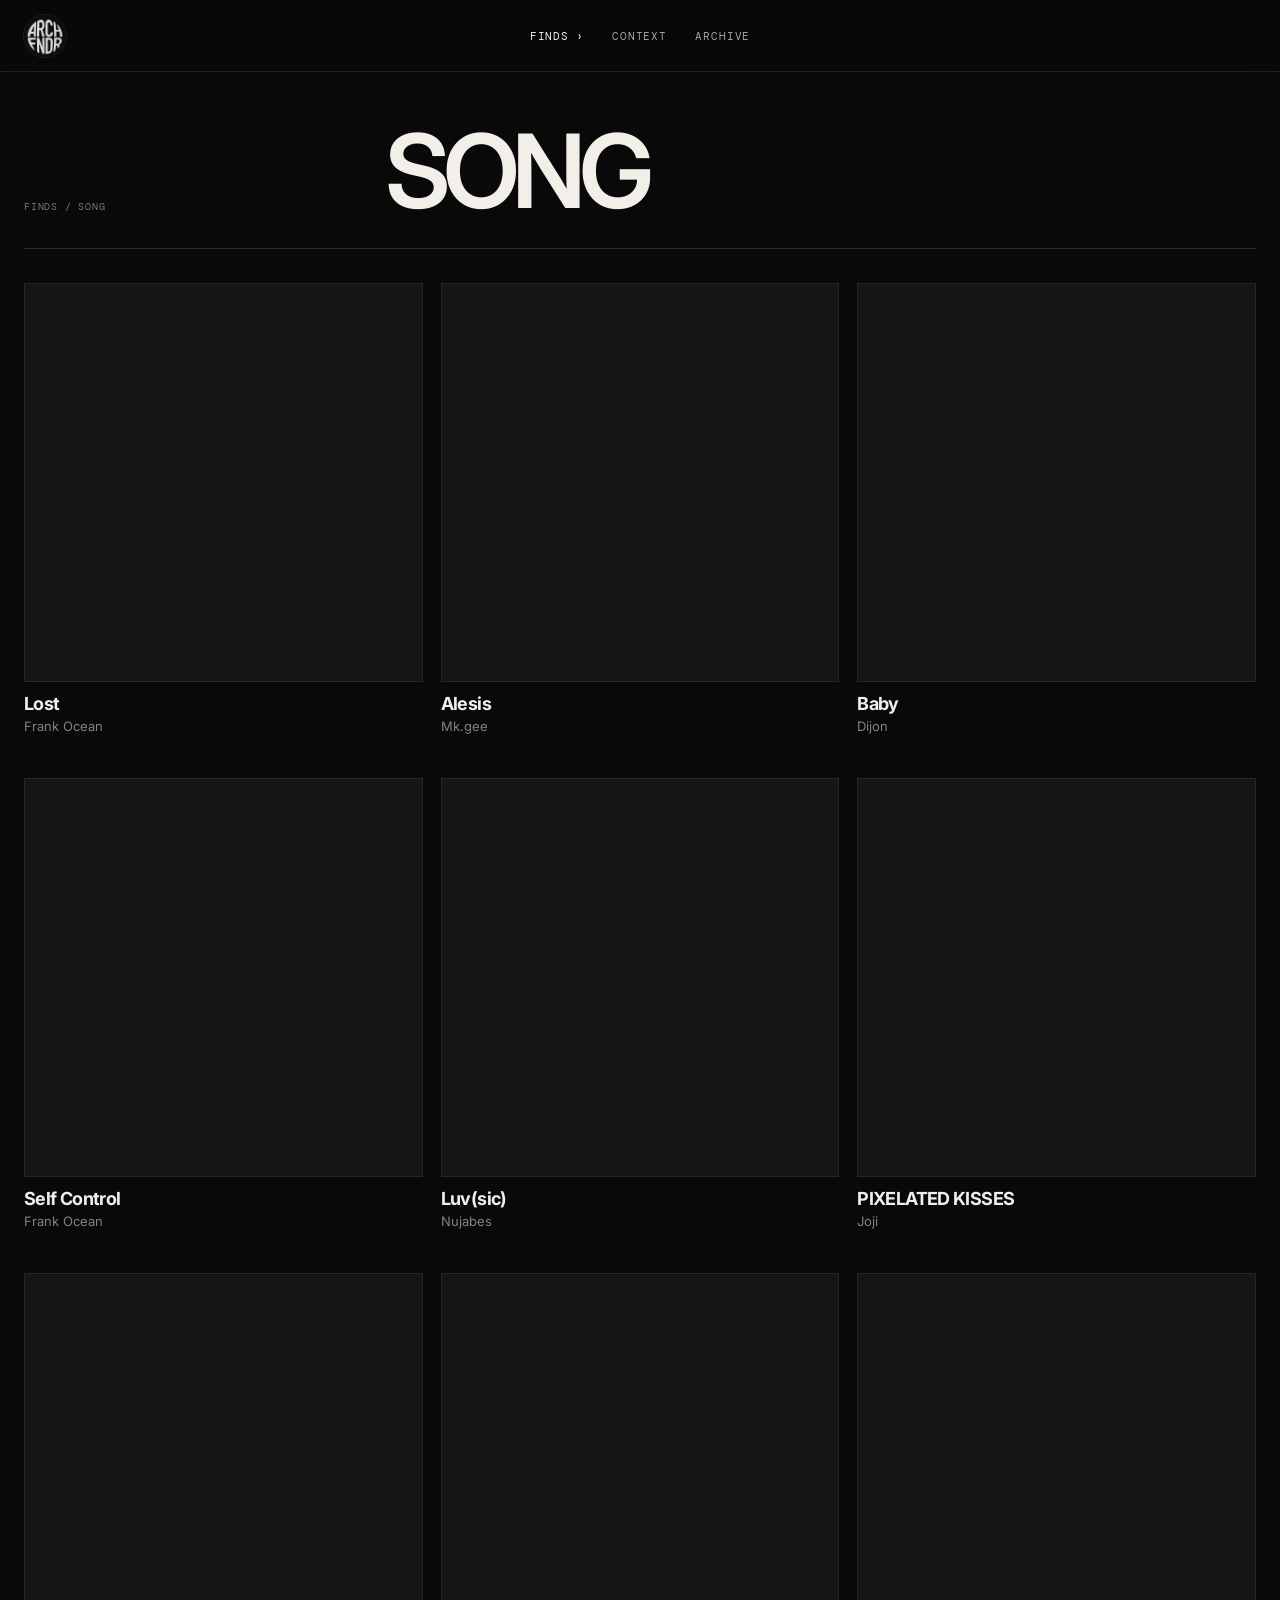
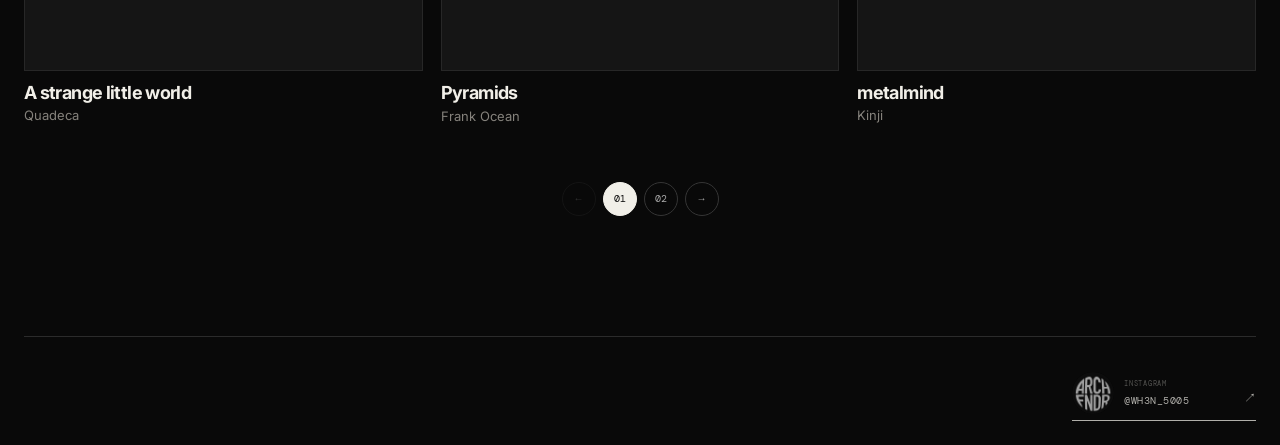
<file: finds/song/index.html>
<!DOCTYPE html>
<html lang="ko">
<head>
  <meta charset="UTF-8">
  <meta name="viewport" content="width=device-width, initial-scale=1.0">
  <meta name="theme-color" content="#090909">
  <meta name="description" content="ArchFndr Finds — songs worth finding.">
  <title>Song Finds — ArchFndr</title>
  <link rel="icon" href="/favicon.svg" type="image/svg+xml">
  <link rel="preconnect" href="https://fonts.googleapis.com">
  <link rel="preconnect" href="https://fonts.gstatic.com" crossorigin>
  <link href="https://fonts.googleapis.com/css2?family=DM+Mono:wght@300;400;500&family=Inter:wght@400;500;600;700&display=swap" rel="stylesheet">
  <link rel="stylesheet" href="/style.css?v=20261125-2">
  <link rel="stylesheet" href="/nav.css?v=20261125-3">
</head>
<body class="page-finds" data-page="finds" data-kind="song">
  <header class="site-header">
    <a class="brand" href="/" aria-label="ArchFndr home"><span class="brand-logo" aria-hidden="true"></span></a>
    <nav class="main-nav" aria-label="Primary navigation">
      <div class="nav-branch">
        <button class="nav-branch-toggle" type="button" aria-expanded="false" aria-controls="findsSubmenu"><span>FINDS</span><span class="nav-branch-chevron" aria-hidden="true">›</span></button>
        <div class="nav-submenu" id="findsSubmenu">
          <a href="/finds/song/">SONG</a>
          <a href="/finds/album/">ALBUM</a>
          <a href="/finds/artist/">ARTIST</a>
        </div>
      </div>
      <a href="/context/">CONTEXT</a>
      <a href="/archive/">ARCHIVE</a>
    </nav>
    <div class="header-actions">
      <button class="menu-toggle" type="button">MENU</button>
    </div>
  </header>

  <main class="page-shell shell">
    <section class="page-intro">
      <div><span class="eyebrow">FINDS / SONG</span></div>
      <div><h1>SONG</h1></div>
    </section>
    <section class="visual-grid" id="findGrid" aria-live="polite"></section>
    <nav class="pagination" id="findPagination" aria-label="Song pages"></nav>
  </main>

  <footer class="site-footer shell"><div class="footer-row"><a class="footer-social" href="https://instagram.com/wh3n_5005" target="_blank" rel="noopener" aria-label="Instagram @wh3n_5005"><span class="footer-seal" aria-hidden="true"></span><span class="footer-ig"><small>INSTAGRAM</small><strong>@wh3n_5005</strong><b>↗</b></span></a></div></footer>

  <aside class="track-drawer" id="trackDrawer" aria-hidden="true"><button class="drawer-backdrop" data-close-drawer aria-label="Close"></button><div class="drawer-panel"><button class="drawer-close" data-close-drawer aria-label="Close">×</button><div id="drawerContent"></div></div></aside>
  <script src="/media.js?v=20260908-1"></script>
  <script src="/baby-cover.js?v=20260908-1"></script>
  <script src="/songs.js?v=20261125-4"></script>
  <script src="/script.js?v=20261125-3"></script>
  <script src="/nav.js?v=20260908-1"></script>
  <!-- Cloudflare Web Analytics -->
  <script type="module" src="https://static.cloudflareinsights.com/beacon.min.js" data-cf-beacon='{"token":"7898f6d9c7704bf9975dfe0ee84500cc"}'></script>
  <!-- End Cloudflare Web Analytics -->
</body>
</html>
</file>
<file: style.css>
@font-face{font-family:"ArchFndr Custom";src:url("/assets/fonts/archfndr-hero.woff2") format("woff2");font-style:normal;font-weight:400;font-display:swap}
:root{--bg:#090909;--fg:#f1efe8;--muted:#8e8b84;--line:#2b2b2b;--acid:#dfff4f;--shell:calc(100% - 48px)}
*{box-sizing:border-box}html{scroll-behavior:smooth}body{margin:0;background:var(--bg);color:var(--fg);font-family:Inter,Arial,sans-serif;-webkit-font-smoothing:antialiased}body.drawer-open{overflow:hidden}a{color:inherit;text-decoration:none}button{font:inherit}.shell{width:min(var(--shell),1600px);margin:0 auto}.site-header{height:72px;position:sticky;top:0;z-index:60;display:grid;grid-template-columns:1fr auto 1fr;align-items:center;padding:0 24px;border-bottom:1px solid rgba(255,255,255,.09);background:rgba(9,9,9,.88);backdrop-filter:blur(18px)}.brand{font-size:20px;font-weight:700;letter-spacing:-.055em}.brand span{color:var(--acid)}.main-nav{display:flex;gap:28px;font-family:"DM Mono",monospace;font-size:11px;letter-spacing:.08em}.main-nav a{opacity:.68}.main-nav a:hover,.main-nav a.active{opacity:1}.header-actions{justify-self:end;display:flex;align-items:center;gap:10px}.menu-toggle{height:34px;border:1px solid #343434;background:transparent;color:inherit;border-radius:999px;cursor:pointer}.menu-toggle:hover{border-color:#666}.menu-toggle{display:none;padding:0 12px;font-family:"DM Mono",monospace;font-size:10px}.micro,.section-kicker,.footer-meta,.eyebrow,.archive-number,.tag,.pagination{font-family:"DM Mono",monospace;letter-spacing:.08em;text-transform:uppercase}.home-hero{min-height:calc(100vh - 72px);padding:42px 0 34px;display:grid;grid-template-columns:minmax(0,1.12fr) minmax(360px,.62fr);gap:clamp(36px,7vw,120px);align-items:end}.hero-copy{align-self:stretch;display:flex;flex-direction:column;justify-content:flex-end;padding-bottom:8px}.hero-title{margin:0;display:flex;flex-direction:column;gap:.13em;font-family:"ArchFndr Custom",Inter,Arial,sans-serif;font-weight:400;font-size:clamp(62px,8.7vw,150px);letter-spacing:-.05em}.hero-title>span{display:block;line-height:1.02}.hero-bottom{margin-top:42px;display:flex;align-items:flex-end;justify-content:space-between;gap:30px;max-width:820px}.hero-bottom p{max-width:420px;margin:0;color:#a29f98;line-height:1.55;font-size:15px}.under-link{font-family:"DM Mono",monospace;font-size:10px;border-bottom:1px solid #555;padding-bottom:4px;white-space:nowrap}.featured-card{display:block;width:100%;padding:0;border:0;border-top:1px solid var(--line);background:transparent;color:inherit;text-align:left;cursor:pointer}.featured-cover{aspect-ratio:1;background:#151515 center/cover no-repeat}.featured-info{display:grid;grid-template-columns:1fr 1fr;gap:24px;padding:18px 0 0}.featured-info h2{font-size:34px;letter-spacing:-.05em;margin:7px 0 2px}.featured-info p{margin:0;color:#99958d}.micro{font-size:9px;color:#77746f}.featured-note{align-self:end!important;text-align:right;font-family:"DM Mono",monospace;font-size:11px}.home-preview{padding:130px 0 120px;border-top:1px solid var(--line)}.section-kicker{display:flex;justify-content:space-between;align-items:center;margin-bottom:26px;font-size:10px;color:#8b8984}.visual-grid{display:grid;grid-template-columns:repeat(3,minmax(0,1fr));gap:44px 18px}.visual-card{border:0;padding:0;background:transparent;color:inherit;text-align:left;cursor:pointer;min-width:0}.visual-art{aspect-ratio:1;overflow:hidden;background:#151515 center/cover no-repeat;position:relative}.visual-art::after{content:"";position:absolute;inset:0;border:1px solid rgba(255,255,255,.08);pointer-events:none}.visual-card:hover .visual-art{filter:brightness(.9)}.visual-meta{padding-top:12px;display:grid;grid-template-columns:1fr auto;gap:12px;align-items:start}.visual-meta h3{font-size:18px;line-height:1.12;margin:0 0 4px;letter-spacing:-.035em}.visual-meta p{margin:0;color:#85827c;font-size:13px}.visual-index{font-family:"DM Mono",monospace;font-size:9px;color:#696760;padding-top:3px}.tone-sand{background:linear-gradient(145deg,#85624b 0 30%,#d8bb8a 31% 56%,#442c28 57% 100%)}.tone-violet{background:radial-gradient(circle at 67% 36%,#e6b9ff 0 7%,transparent 7.5%),linear-gradient(140deg,#251426,#643f75 44%,#151515 45% 74%,#7e586f 75%)}.tone-blue{background:linear-gradient(155deg,#aecad8,#2a5267 44%,#111 45% 67%,#7ea1b2 68%)}.tone-green{background:radial-gradient(circle at 34% 30%,#d4eaa5 0 11%,transparent 12%),linear-gradient(145deg,#355b41,#111 50%,#9aaa77 51% 67%,#283a2e 68%)}.tone-orange{background:linear-gradient(140deg,#f27722 0 52%,#352017 53% 66%,#db9a69 67%)}.tone-grey{background:linear-gradient(135deg,#d5d5cf 0 48%,#73736d 49% 51%,#161616 52%)}
.page-shell{padding:56px 0 120px;min-height:calc(100vh - 72px)}.page-intro{display:grid;grid-template-columns:.55fr 1.45fr;gap:30px;align-items:end;padding-bottom:34px;border-bottom:1px solid var(--line);margin-bottom:34px}.page-intro .eyebrow{font-size:10px;color:#777}.page-intro h1{margin:0;font-size:clamp(58px,8vw,138px);line-height:.84;letter-spacing:-.075em;font-weight:600}.page-intro p{margin:14px 0 0;color:#8d8983;max-width:560px;line-height:1.5}.pagination{display:flex;justify-content:center;align-items:center;gap:7px;margin-top:58px;font-size:10px}.pagination button{border:1px solid #353535;color:#aaa;background:transparent;border-radius:99px;min-width:34px;height:34px;cursor:pointer}.pagination button.active,.pagination button:hover{background:var(--fg);color:var(--bg);border-color:var(--fg)}.pagination button:disabled{opacity:.25;cursor:default}
.site-footer{padding:30px 0 24px;border-top:1px solid var(--line)}.footer-mark{font-size:clamp(64px,14vw,220px);font-weight:700;line-height:.78;letter-spacing:-.085em;overflow:hidden}.footer-meta{display:flex;justify-content:space-between;margin-top:24px;font-size:9px;color:#74726d}
.track-drawer{position:fixed;inset:0;z-index:100;pointer-events:none;visibility:hidden}.track-drawer.open{pointer-events:auto;visibility:visible}.drawer-backdrop{position:absolute;inset:0;border:0;background:rgba(0,0,0,.58);opacity:0;transition:opacity .28s;cursor:default}.track-drawer.open .drawer-backdrop{opacity:1}.drawer-panel{position:absolute;right:0;top:0;height:100%;width:min(520px,92vw);background:#f0eee7;color:#111;transform:translateX(100%);transition:transform .34s cubic-bezier(.2,.7,.2,1);overflow:auto;padding:18px 22px 34px}.track-drawer.open .drawer-panel{transform:translateX(0)}.drawer-close{margin-left:auto;display:block;width:36px;height:36px;border:1px solid #bbb;border-radius:50%;background:transparent;font-size:22px;cursor:pointer}.drawer-cover{aspect-ratio:1;margin:44px 0 24px;background:#ccc center/cover no-repeat}.drawer-kicker{font-family:"DM Mono",monospace;font-size:9px;letter-spacing:.09em;color:#65635e}.drawer-title{font-size:48px;line-height:.92;letter-spacing:-.06em;margin:10px 0 4px}.drawer-artist{font-size:15px;margin:0;color:#5e5d58}.drawer-tags{display:flex;gap:6px;flex-wrap:wrap;margin:22px 0}.drawer-tags .tag{border:1px solid #999;border-radius:999px;padding:6px 9px;font-size:9px}.drawer-quote{font-size:25px;line-height:1.18;letter-spacing:-.035em;margin:32px 0 16px}.drawer-description{font-size:15px;line-height:1.6;color:#56534e}.drawer-links{display:grid;grid-template-columns:1fr;gap:7px;margin-top:34px}.drawer-links a{border-top:1px solid #aaa;padding:13px 0;display:flex;justify-content:space-between;font-family:"DM Mono",monospace;font-size:10px}.drawer-links a:last-child{border-bottom:1px solid #aaa}
.page-archive{--bg:#b3b3b3;--fg:#101010;--muted:#4a4a4a;--line:#7c7c7c;background:#b3b3b3;color:#101010}.page-archive .site-header{background:rgba(179,179,179,.9);border-color:rgba(0,0,0,.17)}.page-archive .brand span{color:#101010}.page-archive .menu-toggle{border-color:#777}.archive-page{padding:42px 0 100px}.archive-head{display:flex;justify-content:space-between;align-items:end;padding-bottom:22px;border-bottom:1px solid #777}.archive-head h1{margin:0;font-size:clamp(54px,7vw,112px);letter-spacing:-.075em;line-height:.85}.archive-head p{margin:0;font-family:"DM Mono",monospace;font-size:9px;letter-spacing:.08em}.archive-list{border-bottom:1px solid #777}.archive-row{width:100%;display:grid;grid-template-columns:130px minmax(280px,1.4fr) 1fr 44px;gap:18px;align-items:center;padding:15px 2px;border:0;border-top:1px solid #777;background:transparent;color:inherit;text-align:left;cursor:pointer}.archive-row:first-child{border-top:0}.archive-row:hover{background:rgba(255,255,255,.16)}.archive-number{font-size:10px;letter-spacing:.12em}.archive-title{font-size:22px;font-weight:700;letter-spacing:-.045em}.archive-title small{display:block;margin-top:2px;font-size:11px;font-weight:400;color:#444;letter-spacing:0}.archive-tags{display:flex;gap:6px;flex-wrap:wrap}.archive-tags .tag{font-size:9px;padding:5px 9px;border:1px solid #666;border-radius:999px}.archive-arrow{font-size:21px;text-align:right}.page-archive .pagination button{border-color:#747474;color:#222}.page-archive .pagination button.active,.page-archive .pagination button:hover{background:#111;color:#eee;border-color:#111}.page-archive .site-footer{border-color:#777}.page-archive .footer-meta{color:#4e4e4e}
.about-layout{display:grid;grid-template-columns:1fr 1fr;gap:9vw;padding:80px 0 150px}.about-layout h1{font-size:clamp(64px,8vw,132px);line-height:.86;letter-spacing:-.075em;margin:0}.about-text{padding-top:12px}.about-text p{font-size:clamp(22px,2.5vw,36px);line-height:1.3;letter-spacing:-.04em;color:#aaa69f;margin:0 0 30px}.about-note{font-family:"DM Mono",monospace!important;font-size:10px!important;letter-spacing:.08em!important;line-height:1.6!important;color:#686660!important}
@media(max-width:1000px){.home-hero{grid-template-columns:1fr;min-height:auto}.featured-card{max-width:680px;margin:40px 0 0 auto}.visual-grid{grid-template-columns:repeat(2,1fr)}.page-intro{grid-template-columns:1fr}.about-layout{grid-template-columns:1fr;gap:50px}.archive-row{grid-template-columns:90px minmax(200px,1fr) .9fr 28px}}
@media(max-width:700px){:root{--shell:calc(100% - 30px)}.site-header{height:62px;grid-template-columns:1fr auto;padding:0 15px}.main-nav{display:none;position:absolute;left:0;right:0;top:62px;padding:20px 15px 24px;background:var(--bg);border-bottom:1px solid var(--line);flex-direction:column}.main-nav.open{display:flex}.menu-toggle{display:block}.home-hero{padding-top:30px;min-height:calc(100svh - 62px)}.hero-title{font-size:16vw;gap:.18em}.hero-title>span{line-height:1.02}.hero-bottom{align-items:flex-start;flex-direction:column;margin-top:34px}.featured-info{grid-template-columns:1fr}.featured-note{text-align:left}.home-preview{padding:90px 0 90px}.visual-grid{grid-template-columns:1fr;gap:38px}.page-shell{padding-top:38px}.page-intro h1{font-size:18vw}.archive-page{padding-top:32px}.archive-head{align-items:flex-start;flex-direction:column;gap:18px}.archive-row{grid-template-columns:54px 1fr 26px;padding:16px 0}.archive-tags{display:none}.archive-title{font-size:18px}.about-layout{padding-top:60px}.footer-mark{font-size:20vw}.drawer-panel{padding-left:16px;padding-right:16px}}

/* 2026-09-02 identity update */
.brand{width:46px;height:46px;display:flex;align-items:center;justify-content:flex-start;font-size:0;letter-spacing:0}
.brand-logo{display:block;width:42px;height:42px;border-radius:50%;overflow:hidden;background:#050505;box-shadow:0 0 0 1px rgba(255,255,255,.08)}
.brand-logo img{display:block;width:100%;height:100%;object-fit:cover;border-radius:50%}
.page-archive .brand-logo{box-shadow:0 0 0 1px rgba(0,0,0,.22)}
.hero-definition{justify-content:flex-end}
.hero-definition-kicker{max-width:820px;padding:0 0 14px;border-bottom:1px solid #383838;display:flex;align-items:center;justify-content:space-between;gap:24px;font-family:"DM Mono",monospace;font-size:10px;letter-spacing:.09em;color:#7f7c76}
.hero-definition-kicker span:last-child{color:#aaa69f}
.hero-definition-title{max-width:900px;margin:25px 0 0;font-family:Inter,Arial,sans-serif;font-size:clamp(58px,7.35vw,126px);font-weight:500;line-height:.94;letter-spacing:-.072em;text-wrap:balance}
.hero-definition .hero-bottom{max-width:820px;margin-top:46px}
@media(max-width:700px){.brand{width:40px;height:40px}.brand-logo{width:38px;height:38px}.hero-definition-kicker{align-items:flex-start;flex-direction:column;gap:5px;padding-bottom:11px;font-size:9px}.hero-definition-title{font-size:clamp(48px,13.4vw,78px);line-height:.97;letter-spacing:-.065em;margin-top:20px}.hero-definition .hero-bottom{margin-top:30px}}
</file>
<file: home.css>
.page-home .home-hero.home-identity{position:relative;isolation:isolate;min-height:calc(100svh - 72px);padding:54px 0 34px;display:flex;flex-direction:column;justify-content:center;align-items:stretch;overflow:hidden}
.page-home .home-hero.home-identity::before{content:"";position:absolute;inset:-6%;z-index:-2;background-image:var(--hero-bg);background-size:cover;background-position:center 42%;filter:grayscale(1) blur(5px);transform:scale(1.045);opacity:.16}
.page-home .home-hero.home-identity::after{content:"";position:absolute;inset:0;z-index:-1;background:linear-gradient(90deg,rgba(9,9,9,.82) 0%,rgba(9,9,9,.7) 42%,rgba(9,9,9,.8) 100%),linear-gradient(180deg,rgba(9,9,9,.28),rgba(9,9,9,.62))}
.identity-lockup{position:relative;z-index:1;margin:auto 0;padding:4vh 0 0}
.identity-meaning{margin:0;max-width:1400px;font-size:clamp(82px,12.6vw,220px);font-weight:500;line-height:.82;letter-spacing:-.085em;text-transform:uppercase;text-wrap:balance}
.featured-reveal-section{min-height:100svh;padding:110px 0 140px;display:grid;grid-template-columns:minmax(280px,.62fr) minmax(0,1fr);gap:clamp(44px,8vw,140px);align-items:center;border-top:1px solid var(--line)}
.today-recommend{align-self:stretch;display:flex;flex-direction:column;justify-content:space-between;padding:8px 0 10px;min-height:560px}
.today-recommend-head{display:flex;justify-content:space-between;gap:18px;padding-bottom:16px;border-bottom:1px solid #282828;font-family:"DM Mono",monospace;font-size:9px;letter-spacing:.11em;color:#68655f;text-transform:uppercase}
.today-recommend-copy{max-width:430px;padding-top:40px}
.today-hook{margin:0 0 28px;font-size:clamp(26px,2.7vw,46px);line-height:1.04;letter-spacing:-.045em;color:#dcd8cf}
.today-recommend-copy h2{margin:0;font-size:clamp(58px,6.2vw,106px);line-height:.88;letter-spacing:-.075em}
.today-artist{margin:10px 0 0;font-size:15px;color:#8f8b84}
.today-intro{margin:34px 0 0;max-width:390px;font-size:15px;line-height:1.6;color:#9d9992}
.today-open{margin-top:34px;width:100%;display:flex;align-items:center;justify-content:space-between;padding:13px 0;border:0;border-top:1px solid #373737;border-bottom:1px solid #373737;background:transparent;color:inherit;font-family:"DM Mono",monospace;font-size:9px;letter-spacing:.1em;cursor:pointer;text-align:left}
.today-open:hover{color:#fff}
.featured-card-reveal{max-width:760px;justify-self:end;border-top:0}
.featured-card-reveal .featured-cover{box-shadow:0 0 0 1px rgba(255,255,255,.06)}
.reveal-on-scroll{opacity:0;transform:translateY(64px);transition:opacity .8s cubic-bezier(.2,.7,.2,1),transform .95s cubic-bezier(.2,.7,.2,1)}
.reveal-on-scroll.is-visible{opacity:1;transform:translateY(0)}
.page-home .home-preview{padding-top:110px}
@media(max-width:1000px){.identity-meaning{font-size:clamp(74px,13.5vw,150px)}.featured-reveal-section{grid-template-columns:1fr;gap:54px;min-height:auto}.today-recommend{min-height:auto}.today-recommend-copy{max-width:620px}.featured-card-reveal{width:min(100%,720px);justify-self:end}}
@media(max-width:700px){.page-home .home-hero.home-identity{min-height:calc(100svh - 62px);padding:38px 0 24px}.page-home .home-hero.home-identity::before{inset:-10%;background-position:center 35%;opacity:.14;filter:grayscale(1) blur(4px)}.identity-lockup{padding-top:0}.identity-meaning{font-size:clamp(64px,22vw,112px);line-height:.86;letter-spacing:-.078em;overflow-wrap:anywhere}.featured-reveal-section{padding:78px 0 100px;gap:34px}.today-recommend{padding:0;min-height:auto}.today-recommend-head{font-size:8px;padding-bottom:12px}.today-recommend-copy{padding-top:28px}.today-hook{font-size:30px;margin-bottom:20px}.today-recommend-copy h2{font-size:17vw}.today-intro{margin-top:24px}.today-open{margin-top:26px}.featured-card-reveal{max-width:none;margin:0}.featured-card-reveal .featured-info{grid-template-columns:1fr}.featured-card-reveal .featured-note{text-align:left}.reveal-on-scroll{transform:translateY(42px)}.page-home .home-preview{padding-top:90px}}
@media(prefers-reduced-motion:reduce){.reveal-on-scroll{opacity:1;transform:none;transition:none}}
</file>
<file: nav.css>
/* Finds branch navigation + scalable artist index + smoother curation drawer */
.nav-branch{position:relative;display:flex;align-items:center}
.nav-branch-toggle{display:flex;align-items:center;gap:7px;padding:0;border:0;background:transparent;color:inherit;font-family:"DM Mono",monospace;font-size:11px;letter-spacing:.08em;cursor:pointer;opacity:.68}
.nav-branch-toggle:hover,.nav-branch-toggle.active,.nav-branch.open .nav-branch-toggle{opacity:1}
.nav-branch-chevron{display:inline-block;font-size:12px;line-height:1;transition:transform .28s cubic-bezier(.22,1,.36,1)}
.nav-branch.open .nav-branch-chevron{transform:rotate(90deg)}
.nav-submenu{position:absolute;top:calc(100% + 25px);left:-18px;min-width:150px;padding:13px 14px 13px 29px;border:1px solid rgba(255,255,255,.1);background:rgba(9,9,9,.96);backdrop-filter:blur(18px);opacity:0;visibility:hidden;pointer-events:none;transform:translateY(-7px);transition:opacity .24s ease,transform .32s cubic-bezier(.22,1,.36,1),visibility 0s linear .32s}
.nav-submenu::before{content:"";position:absolute;left:17px;top:12px;bottom:12px;width:1px;background:rgba(255,255,255,.17)}
.nav-branch.open .nav-submenu{opacity:1;visibility:visible;pointer-events:auto;transform:translateY(0);transition-delay:0s}
.nav-submenu a{display:block;padding:8px 0;font-size:10px;white-space:nowrap;opacity:.58}
.nav-submenu a:hover,.nav-submenu a.active{opacity:1}
.page-archive .nav-submenu{background:rgba(179,179,179,.97);border-color:rgba(0,0,0,.18)}
.page-archive .nav-submenu::before{background:rgba(0,0,0,.24)}

/* ARTIST -> ALBUMS / SONGS branch */
.artist-index{border-top:1px solid var(--line)}
.artist-node{border-bottom:1px solid var(--line)}
.artist-toggle{width:100%;display:grid;grid-template-columns:minmax(0,1fr) auto 26px;gap:22px;align-items:center;padding:20px 2px;border:0;background:transparent;color:inherit;text-align:left;cursor:pointer}
.artist-toggle:hover{background:rgba(255,255,255,.025)}
.artist-name{font-size:clamp(22px,2.4vw,36px);font-weight:600;letter-spacing:-.045em}
.artist-count{font-family:"DM Mono",monospace;font-size:9px;letter-spacing:.08em;color:var(--muted);text-transform:uppercase}
.artist-arrow{font-size:18px;text-align:right;transition:transform .32s cubic-bezier(.22,1,.36,1)}
.artist-node.open .artist-arrow{transform:rotate(90deg)}
.artist-children{display:grid;grid-template-rows:0fr;opacity:.55;transition:grid-template-rows .42s cubic-bezier(.22,1,.36,1),opacity .28s ease}
.artist-node.open .artist-children{grid-template-rows:1fr;opacity:1}
.artist-children-inner{overflow:hidden}
.artist-tree{margin:0 0 24px 22px;padding:3px 0 3px 25px;border-left:1px solid var(--line);display:grid;grid-template-columns:1fr 1.45fr;gap:28px}
.artist-tree-label{margin:0 0 12px;font-family:"DM Mono",monospace;font-size:9px;letter-spacing:.09em;color:var(--muted)}
.artist-album-list,.artist-song-list{display:flex;flex-direction:column;gap:0}
.artist-album{padding:8px 0;border-top:1px solid rgba(255,255,255,.07);font-size:13px;color:#a7a39b}
.artist-song{width:100%;display:flex;justify-content:space-between;gap:16px;padding:8px 0;border:0;border-top:1px solid rgba(255,255,255,.07);background:transparent;color:inherit;text-align:left;cursor:pointer;font-size:13px}
.artist-song:hover{opacity:.66}
.artist-song small{font-family:"DM Mono",monospace;font-size:9px;color:var(--muted);white-space:nowrap}
.artist-empty{padding:8px 0;color:var(--muted);font-size:12px}

/* Smoother curation drawer: transform + opacity only, so the cost stays low. */
.track-drawer{visibility:hidden;transition:visibility 0s linear .62s}
.track-drawer.open{visibility:visible;transition-delay:0s}
.drawer-backdrop{transition:opacity .46s ease!important}
.drawer-panel{transform:translate3d(102%,0,0)!important;transition:transform .58s cubic-bezier(.22,1,.36,1)!important;will-change:transform;box-shadow:-20px 0 50px rgba(0,0,0,0)}
.track-drawer.open .drawer-panel{transform:translate3d(0,0,0)!important;box-shadow:-20px 0 50px rgba(0,0,0,.18)}
#drawerContent{opacity:0;transform:translateY(10px);transition:opacity .28s ease,transform .42s cubic-bezier(.22,1,.36,1)}
.track-drawer.open #drawerContent{opacity:1;transform:translateY(0);transition-delay:.12s}

@media(max-width:700px){
  .main-nav .nav-branch{display:block}
  .nav-branch-toggle{width:100%;justify-content:space-between;font-size:11px}
  .nav-submenu{position:relative;top:auto;left:auto;min-width:0;margin-top:0;padding:0 0 0 22px;border:0;background:transparent!important;backdrop-filter:none;max-height:0;overflow:hidden;opacity:0;visibility:visible;transform:none;transition:max-height .36s cubic-bezier(.22,1,.36,1),opacity .24s ease,padding .36s cubic-bezier(.22,1,.36,1)}
  .nav-submenu::before{left:8px;top:5px;bottom:5px}
  .nav-branch.open .nav-submenu{max-height:155px;padding-top:9px;padding-bottom:2px;opacity:1}
  .nav-submenu a{padding:7px 0}
  .artist-toggle{grid-template-columns:minmax(0,1fr) auto 20px;gap:10px;padding:18px 0}
  .artist-count{font-size:8px}
  .artist-tree{margin-left:8px;padding-left:18px;grid-template-columns:1fr;gap:24px}
}
</file>
